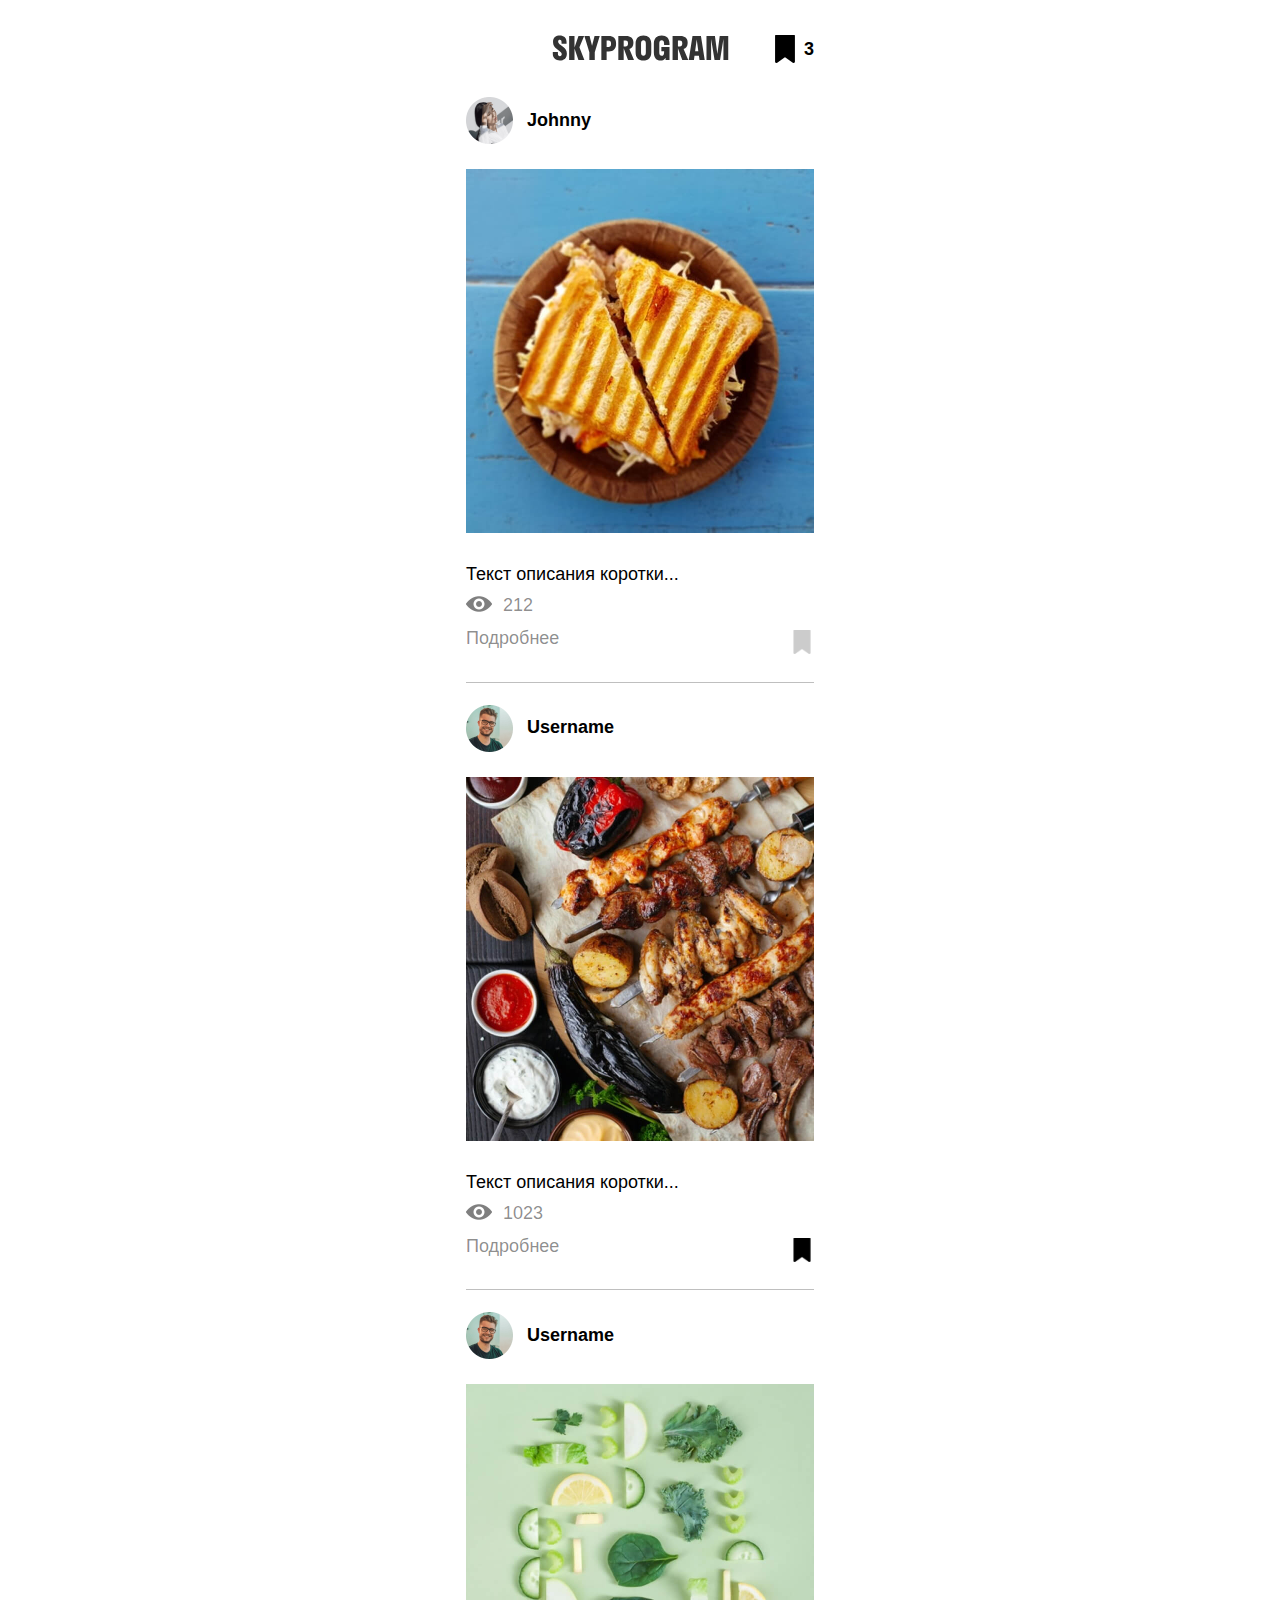
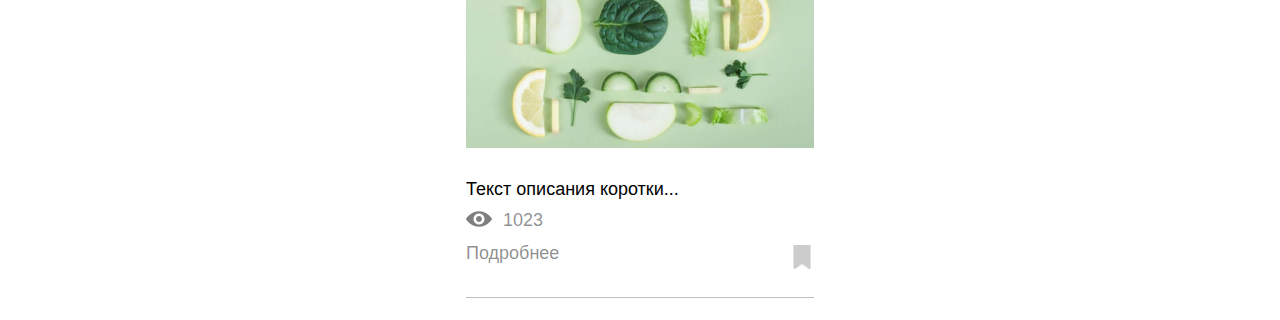
<file: index.html>
<!DOCTYPE html>
<html lang="ru">

<head>
  <meta charset="UTF-8">
  <meta name="viewport" content="width=device-width, initial-scale=1.0">
  <title>SKYPROGRAM</title>
  <link href="css/styles.min.css" rel="stylesheet">
</head>

<body>
  <header class="container header">
    <div class="header__wrapper">
      <a href="/" class="header__logo-link">
        <svg class="header__logo" width="177" height="26">
          <use xmlns:xlink="http://www.w3.org/1999/xlink" xlink:href="#skyprogram"></use>
        </svg>
      </a>
      <a href="/bookmarks.html" class="header__bookmark-btn">
        <img src="img/bookmark.png" alt="" class="header__bookmark-icon" width="28">
        <span class="header__bookmark-counter">3</span>
      </a>
    </div>
  </header>
  <main class="container">
    <section class="items">
      <div class="items__item item">
        <div class="item__top">
          <a href="/user-feed.html" class="item__head">
            <div class="item__ava-wrap">
              <img src="img/ava1.png" alt="" class="item__ava" width="47">
            </div>
            <span class="item__username">Johnny</span>
          </a>
        </div>
        <a href="/post.html" class="item__post-link">
          <img src="img/post1.jpg" alt="" width="348" class="item__post-img">
        </a>
        <p class="item__descr">Текст описания коротки...</p>
        <div class="item__post-info">
          <div class="item__counter">
            <img src="img/eye.png" alt="" class="item__counter-icon" width="26">
            <span class="item__counter-text">212</span>
          </div>
        </div>
        <div class="item__post-bottom">
          <a href="/post.html" class="item__btn-more">Подробнее</a>
          <button type="button" class="item__bookmark-btn">
            <img src="img/bookmark.png" alt="" class="item__bookmark-icon" width="24">
          </button>
        </div>
      </div>
      <div class="items__item item">
        <div class="item__top">
          <a href="/user-feed.html" class="item__head">
            <div class="item__ava-wrap">
              <img src="img/ava2.png" alt="" class="item__ava" width="47">
            </div>
            <span class="item__username">Username</span>
          </a>
        </div>
        <a href="/post.html" class="item__post-link">
          <img src="img/post2.jpg" alt="" width="348" class="item__post-img">
        </a>
        <p class="item__descr">Текст описания коротки...</p>
        <div class="item__post-info">
          <div class="item__counter">
            <img src="img/eye.png" alt="" class="item__counter-icon" width="26">
            <span class="item__counter-text">1023</span>
          </div>
        </div>
        <div class="item__post-bottom">
          <a href="/post.html" class="item__btn-more">Подробнее</a>
          <button type="button" class="item__bookmark-btn active">
            <img src="img/bookmark.png" alt="" class="item__bookmark-icon" width="24">
          </button>
        </div>
      </div>
      <div class="items__item item">
        <div class="item__top">
          <a href="/user-feed.html" class="item__head">
            <div class="item__ava-wrap">
              <img src="img/ava2.png" alt="" class="item__ava" width="47">
            </div>
            <span class="item__username">Username</span>
          </a>
        </div>
        <a href="/post.html" class="item__post-link">
          <img src="img/post3.jpg" alt="" width="348" class="item__post-img">
        </a>
        <p class="item__descr">Текст описания коротки...</p>
        <div class="item__post-info">
          <div class="item__counter">
            <img src="img/eye.png" alt="" class="item__counter-icon" width="26">
            <span class="item__counter-text">1023</span>
          </div>
        </div>
        <div class="item__post-bottom">
          <a href="/post.html" class="item__btn-more">Подробнее</a>
          <button type="button" class="item__bookmark-btn">
            <img src="img/bookmark.png" alt="" class="item__bookmark-icon" width="24">
          </button>
        </div>
      </div>
    </section>
  </main>
  <svg xmlns="http://www.w3.org/2000/svg" style="display:none">
    <symbol id="skyprogram" viewbox="0 0 177 26" fill="none" width="177" height="26">
      <path d="M1.024 6.952c0 3.264 1.44 5.184 3.52 6.752l2.56 1.952c1.664 1.28 2.624 2.016 2.624 3.648 0 1.152-.704 1.856-1.888 1.856-1.152 0-1.92-.896-1.92-2.304V17H.8v2.08c0 4.128 3.168 6.4 7.04 6.4s7.04-2.24 7.04-6.816c0-3.104-1.536-5.056-3.584-6.592L8.64 10.024C7.072 8.84 6.144 8.136 6.144 6.568c0-1.12.704-1.728 1.664-1.728 1.056 0 1.728.704 1.728 2.176V8.68h5.024V6.92c0-4.32-2.976-6.4-6.752-6.4-3.712 0-6.784 1.824-6.784 6.432ZM22.507 1h-5.376v24h5.376V13.544L26.411 25h5.952l-4.96-12.736L32.14 1h-5.664l-3.968 11.424V1Zm20.268 24v-7.84L47.735 1h-5.184l-2.496 9.76L37.559 1h-5.184l4.96 16.16V25h5.44Zm11.855 0v-8.48h2.208c4.416 0 7.232-2.528 7.232-7.2V8.04c0-4.608-2.816-7.04-7.232-7.04H49.35v24h5.28Zm1.952-19.52c1.536 0 2.432.768 2.432 2.88V9c0 2.176-.896 3.04-2.432 3.04H54.63V5.48h1.952ZM71.695 25V13.192L76.015 25h5.984l-4.64-11.104c2.432-.832 4.032-2.752 4.032-5.728V7.24c0-4.064-2.976-6.24-7.072-6.24h-8v24h5.376Zm1.888-19.52c1.504 0 2.432.704 2.432 2.688v.448c0 2.144-.928 3.008-2.432 3.008h-1.888V5.48h1.888Zm17.85 20c4.863 0 7.84-2.752 7.84-8.32V8.84c0-5.568-2.977-8.32-7.84-8.32-4.865 0-7.84 2.752-7.84 8.32v8.32c0 5.568 2.975 8.32 7.84 8.32Zm0-4.64c-1.505 0-2.4-.864-2.4-3.52V8.68c0-2.656.927-3.52 2.4-3.52 1.503 0 2.4.864 2.4 3.52v8.64c0 2.656-.897 3.52-2.4 3.52Zm17.066 4.64c2.272 0 4.032-.928 5.056-2.848V25h3.968V12.04h-8.16v4.32h2.72v1.12c0 2.464-.928 3.36-2.4 3.36-1.504 0-2.4-.896-2.4-3.52V8.68c0-2.656.928-3.52 2.4-3.52 1.504 0 2.4.864 2.4 3.52v1.344h5.44V8.84c0-5.568-2.976-8.32-7.84-8.32s-7.84 2.752-7.84 8.32v8.32c0 5.568 2.56 8.32 6.656 8.32Zm17.446-.48V13.192L130.265 25h5.984l-4.64-11.104c2.432-.832 4.032-2.752 4.032-5.728V7.24c0-4.064-2.976-6.24-7.072-6.24h-8v24h5.376Zm1.888-19.52c1.504 0 2.432.704 2.432 2.688v.448c0 2.144-.928 3.008-2.432 3.008h-1.888V5.48h1.888ZM140.499 1l-3.776 24h5.216l.576-4.32h4.416l.576 4.32h5.215l-3.775-24h-8.448Zm2.624 15.2 1.6-11.68 1.6 11.68h-3.2Zm24.92 8.8 3.392-21.024V25h4.8V1h-8.512l-2.368 18.08L162.923 1h-8.448v24h4.64V3.944L162.539 25h5.504Z" fill="#000" fill-opacity=".8" />
    </symbol>
  </svg>
</body>

</html>
</file>
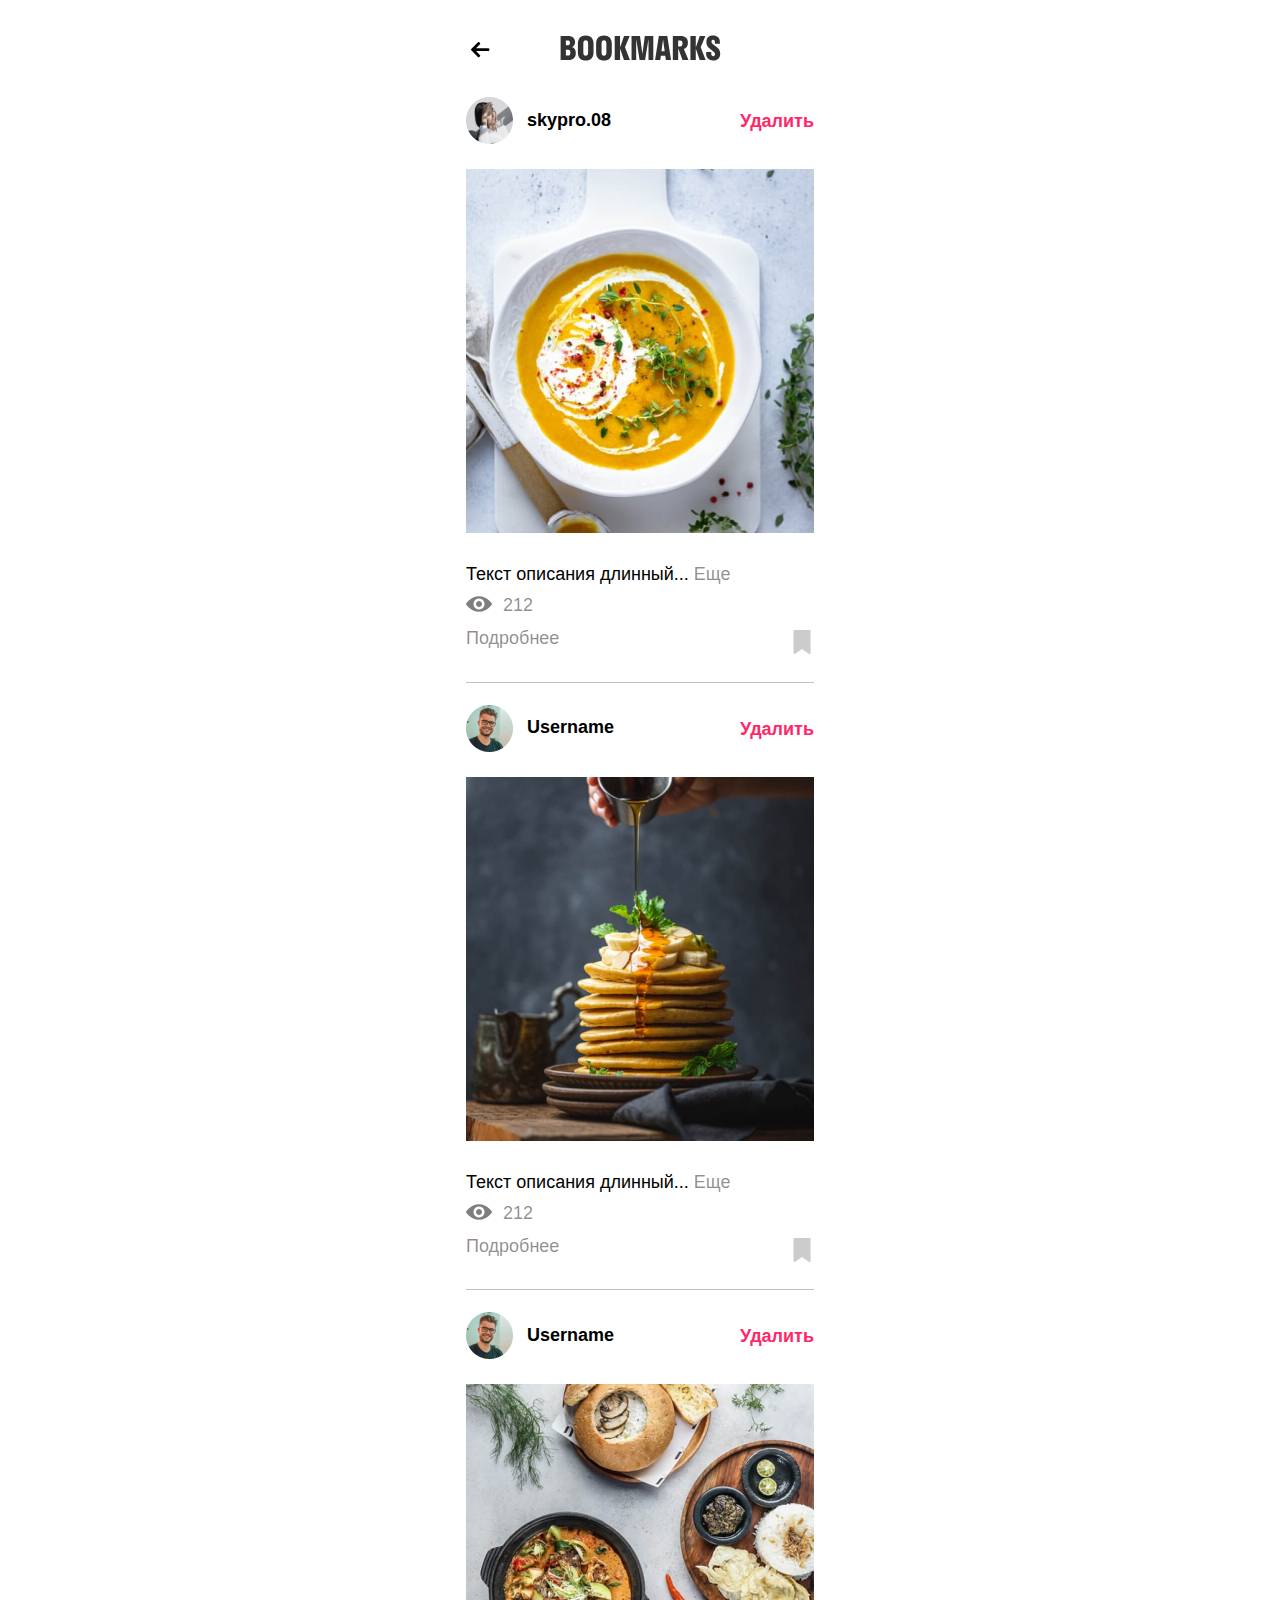
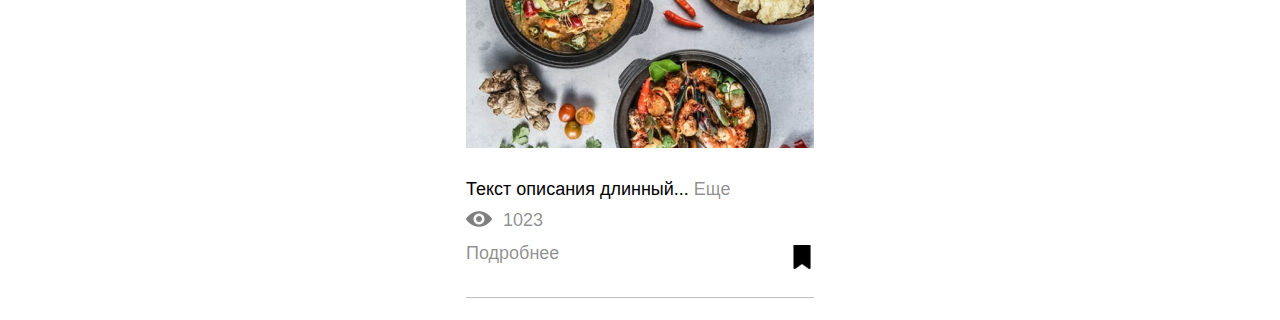
<file: bookmarks.html>
<!DOCTYPE html>
<html lang="ru">

<head>
  <meta charset="UTF-8">
  <meta name="viewport" content="width=device-width, initial-scale=1.0">
  <title>SKYPROGRAM bookmarks</title>
  <link href="css/styles.min.css" rel="stylesheet">
</head>

<body>
  <header class="container header">
    <div class="header__wrapper">
      <a href="/" class="header__btn-back">
        <svg class="header__btn-icon" width="19" height="16">
          <use xmlns:xlink="http://www.w3.org/1999/xlink" xlink:href="#back"></use>
        </svg>
      </a>
      <a href="/" class="header__logo-link">
        <svg class="header__logo" width="161" height="26">
          <use xmlns:xlink="http://www.w3.org/1999/xlink" xlink:href="#bookmarks"></use>
        </svg>
      </a>
    </div>
  </header>
  <main class="container">
    <section class="items">
      <div class="items__item item">
        <div class="item__top">
          <a href="/user-feed.html" class="item__head">
            <div class="item__ava-wrap">
              <img src="img/ava1.png" alt="" class="item__ava" width="47">
            </div>
            <span class="item__username">skypro.08</span>
          </a>
          <a href="#" class="item__delete">Удалить</a>
        </div>
        <a href="/post.html" class="item__post-link">
          <img src="img/post5.jpg" alt="" width="348" class="item__post-img">
        </a>
        <p class="item__descr">Текст описания длинный... <a href="/post.html" class="item__btn-more">Еще</a></p>
        <div class="item__post-info">
          <div class="item__counter">
            <img src="img/eye.png" alt="" class="item__counter-icon" width="26">
            <span class="item__counter-text">212</span>
          </div>
        </div>
        <div class="item__post-bottom">
          <a href="/post.html" class="item__btn-more">Подробнее</a>
          <button type="button" class="item__bookmark-btn">
            <img src="img/bookmark.png" alt="" class="item__bookmark-icon" width="24">
          </button>
        </div>
      </div>
      <div class="items__item item">
        <div class="item__top">
          <a href="/user-feed.html" class="item__head">
            <div class="item__ava-wrap">
              <img src="img/ava2.png" alt="" class="item__ava" width="47">
            </div>
            <span class="item__username">Username</span>
          </a>
          <a href="#" class="item__delete">Удалить</a>
        </div>
        <a href="/post.html" class="item__post-link">
          <img src="img/post6.jpg" alt="" width="348" class="item__post-img">
        </a>
        <p class="item__descr">Текст описания длинный... <a href="/post.html" class="item__btn-more">Еще</a></p>
        <div class="item__post-info">
          <div class="item__counter">
            <img src="img/eye.png" alt="" class="item__counter-icon" width="26">
            <span class="item__counter-text">212</span>
          </div>
        </div>
        <div class="item__post-bottom">
          <a href="/post.html" class="item__btn-more">Подробнее</a>
          <button type="button" class="item__bookmark-btn">
            <img src="img/bookmark.png" alt="" class="item__bookmark-icon" width="24">
          </button>
        </div>
      </div>
      <div class="items__item item">
        <div class="item__top">
          <a href="/user-feed.html" class="item__head">
            <div class="item__ava-wrap">
              <img src="img/ava2.png" alt="" class="item__ava" width="47">
            </div>
            <span class="item__username">Username</span>
          </a>
          <a href="#" class="item__delete">Удалить</a>
        </div>
        <a href="/post.html" class="item__post-link">
          <img src="img/post7.jpg" alt="" width="348" class="item__post-img">
        </a>
        <p class="item__descr">Текст описания длинный... <a href="/post.html" class="item__btn-more">Еще</a></p>
        <div class="item__post-info">
          <div class="item__counter">
            <img src="img/eye.png" alt="" class="item__counter-icon" width="26">
            <span class="item__counter-text">1023</span>
          </div>
        </div>
        <div class="item__post-bottom">
          <a href="/post.html" class="item__btn-more">Подробнее</a>
          <button type="button" class="item__bookmark-btn active">
            <img src="img/bookmark.png" alt="" class="item__bookmark-icon" width="24">
          </button>
        </div>
      </div>
    </section>
  </main>
  <svg xmlns="http://www.w3.org/2000/svg" style="display:none">
    <symbol id="back" viewbox="0 0 19 16" fill="none" width="19" height="16">
      <path d="m17.34 6.19.028.006H5.074L8.94 2.322c.19-.189.293-.445.293-.714 0-.269-.104-.523-.293-.713L8.338.294A.997.997 0 0 0 7.628 0a.997.997 0 0 0-.71.293L.293 6.917A.995.995 0 0 0 0 7.63c0 .27.103.524.293.713l6.625 6.625c.189.189.441.293.71.293.269 0 .52-.104.71-.293l.601-.602a.995.995 0 0 0 .293-.71.965.965 0 0 0-.293-.696L5.031 9.064h12.322c.554 0 1.02-.477 1.02-1.03v-.851c0-.554-.48-.994-1.033-.994Z" fill="#000" />
    </symbol>
    <symbol id="bookmarks" viewbox="0 0 161 26" fill="none" width="161" height="26">
      <path d="M0.6 25H8.856C12.984 25 15.8 22.6 15.8 18.216V17.576C15.8 14.824 14.328 12.936 12.088 12.04C13.912 11.208 15.064 9.672 15.064 7.336V7.016C15.064 3.08 12.248 0.999998 8.152 0.999998H0.6V25ZM7.64 5.48C9.144 5.48 9.944 6.056 9.944 7.56V7.88C9.944 9.576 9.144 10.28 7.64 10.28H5.88V5.48H7.64ZM8.056 14.76C9.528 14.76 10.36 15.464 10.36 17.384V17.704C10.36 19.688 9.528 20.52 8.056 20.52H5.88V14.76H8.056ZM25.7138 25.48C30.5778 25.48 33.5538 22.728 33.5538 17.16V8.84C33.5538 3.272 30.5778 0.519999 25.7138 0.519999C20.8498 0.519999 17.8738 3.272 17.8738 8.84V17.16C17.8738 22.728 20.8498 25.48 25.7138 25.48ZM25.7138 20.84C24.2098 20.84 23.3138 19.976 23.3138 17.32V8.68C23.3138 6.024 24.2418 5.16 25.7138 5.16C27.2178 5.16 28.1138 6.024 28.1138 8.68V17.32C28.1138 19.976 27.2178 20.84 25.7138 20.84ZM43.9638 25.48C48.8278 25.48 51.8038 22.728 51.8038 17.16V8.84C51.8038 3.272 48.8278 0.519999 43.9638 0.519999C39.0998 0.519999 36.1238 3.272 36.1238 8.84V17.16C36.1238 22.728 39.0998 25.48 43.9638 25.48ZM43.9638 20.84C42.4598 20.84 41.5638 19.976 41.5638 17.32V8.68C41.5638 6.024 42.4918 5.16 43.9638 5.16C45.4678 5.16 46.3638 6.024 46.3638 8.68V17.32C46.3638 19.976 45.4678 20.84 43.9638 20.84ZM60.0698 0.999998H54.6938V25H60.0698V13.544L63.9738 25H69.9258L64.9658 12.264L69.7018 0.999998H64.0378L60.0698 12.424V0.999998ZM85.1055 25L88.4975 3.976V25H93.2975V0.999998H84.7855L82.4175 19.08L79.9855 0.999998H71.5375V25H76.1775V3.944L79.6015 25H85.1055ZM98.8423 0.999998L95.0663 25H100.282L100.858 20.68H105.274L105.85 25H111.066L107.29 0.999998H98.8423ZM101.466 16.2L103.066 4.52L104.666 16.2H101.466ZM118.195 25V13.192L122.515 25H128.499L123.859 13.896C126.291 13.064 127.891 11.144 127.891 8.168V7.24C127.891 3.176 124.915 0.999998 120.819 0.999998H112.819V25H118.195ZM120.083 5.48C121.587 5.48 122.515 6.184 122.515 8.168V8.616C122.515 10.76 121.587 11.624 120.083 11.624H118.195V5.48H120.083ZM135.789 0.999998H130.413V25H135.789V13.544L139.693 25H145.645L140.685 12.264L145.421 0.999998H139.757L135.789 12.424V0.999998ZM146.368 6.952C146.368 10.216 147.808 12.136 149.888 13.704L152.448 15.656C154.112 16.936 155.072 17.672 155.072 19.304C155.072 20.456 154.368 21.16 153.184 21.16C152.032 21.16 151.264 20.264 151.264 18.856V17H146.144V19.08C146.144 23.208 149.312 25.48 153.184 25.48C157.056 25.48 160.224 23.24 160.224 18.664C160.224 15.56 158.688 13.608 156.64 12.072L153.984 10.024C152.416 8.84 151.488 8.136 151.488 6.568C151.488 5.448 152.192 4.84 153.152 4.84C154.208 4.84 154.88 5.544 154.88 7.016V8.68H159.904V6.92C159.904 2.6 156.928 0.519999 153.152 0.519999C149.44 0.519999 146.368 2.344 146.368 6.952Z" fill="black" fill-opacity="0.8" />
    </symbol>
  </svg>
</body>

</html>
</file>
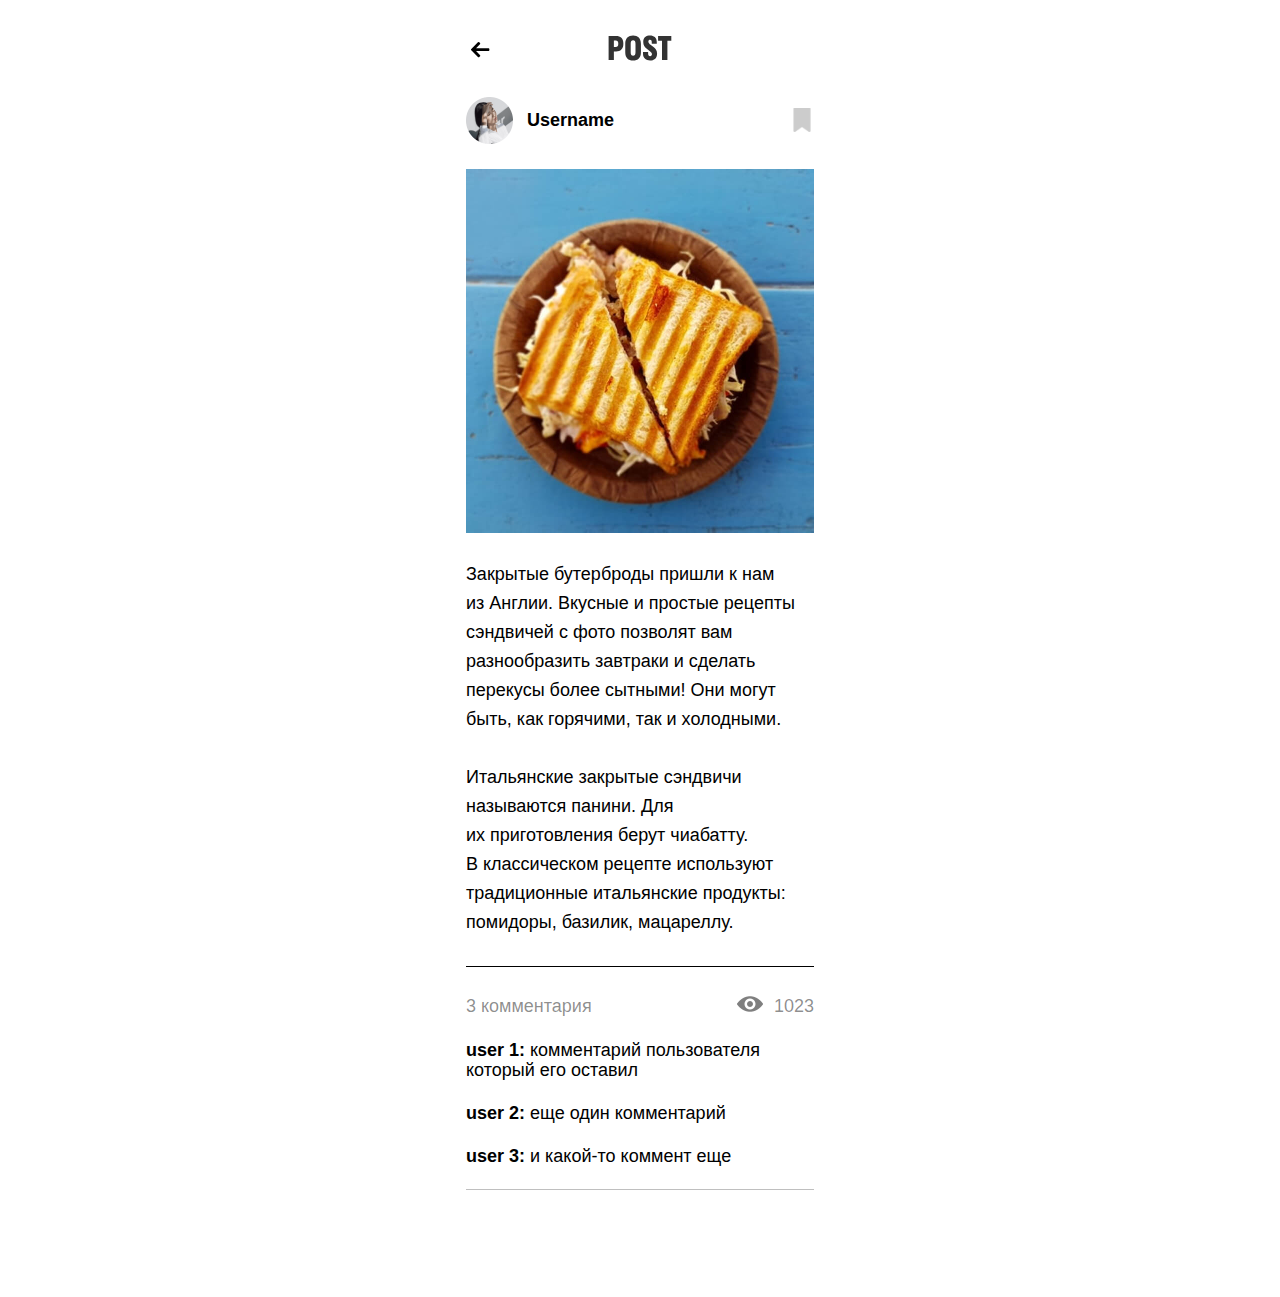
<file: post.html>
<!DOCTYPE html>
<html lang="ru">

<head>
  <meta charset="UTF-8">
  <meta name="viewport" content="width=device-width, initial-scale=1.0">
  <title>SKYPROGRAM post</title>
  <link href="css/styles.min.css" rel="stylesheet">
</head>

<body>
  <header class="container header">
    <div class="header__wrapper">
      <a href="/" class="header__btn-back">
        <svg class="header__btn-icon" width="19" height="16">
          <use xmlns:xlink="http://www.w3.org/1999/xlink" xlink:href="#back"></use>
        </svg>
      </a>
      <a href="/" class="header__logo-link">
        <svg class="header__logo" width="64" height="26">
          <use xmlns:xlink="http://www.w3.org/1999/xlink" xlink:href="#post"></use>
        </svg>
      </a>
    </div>
  </header>
  <main class="container">
    <section class="items">
      <div class="items__item item item--post">
        <div class="item__top">
          <a href="/user-feed.html" class="item__head">
            <div class="item__ava-wrap">
              <img src="img/ava1.png" alt="" class="item__ava" width="47">
            </div>
            <span class="item__username">Username</span>
          </a>
          <button type="button" class="item__bookmark-btn">
            <img src="img/bookmark.png" alt="" class="item__bookmark-icon" width="24">
          </button>
        </div>
        <a href="" class="item__post-link">
          <img src="img/post1.jpg" alt="" width="348" class="item__post-img">
        </a>
        <div class="item__descr">
          <p class="item__text">
            Закрытые бутерброды пришли к&nbsp;нам из&nbsp;Англии. Вкусные и&nbsp;простые рецепты сэндвичей с&nbsp;фото позволят вам разнообразить завтраки и&nbsp;сделать перекусы более сытными! Они могут быть, как горячими, так и&nbsp;холодными.
          </p>
          <p class="item__text">
            Итальянские закрытые сэндвичи называются панини. Для их&nbsp;приготовления берут чиабатту. В&nbsp;классическом рецепте используют традиционные итальянские продукты: помидоры, базилик, мацареллу.</p>
        </div>
        <div class="item__bottom">
          <div class="item__post-info">
            <p class="item__comments-counter">3 комментария</p>
            <div class="item__counter">
              <img src="img/eye.png" alt="" class="item__counter-icon" width="26">
              <span class="item__counter-text">1023</span>
            </div>
          </div>
          <div class="item__comments">
            <p class="item__comment">
              <b>user 1:</b> комментарий пользователя который его оставил
            </p>
            <p class="item__comment">
              <b>user 2:</b> еще один комментарий
            </p>
            <p class="item__comment">
              <b>user 3:</b> и&nbsp;какой-то коммент еще
            </p>
          </div>
        </div>
      </div>
    </section>
  </main>
  <svg xmlns="http://www.w3.org/2000/svg" style="display:none">
    <symbol id="back" viewbox="0 0 19 16" fill="none" width="19" height="16">
      <path d="m17.34 6.19.028.006H5.074L8.94 2.322c.19-.189.293-.445.293-.714 0-.269-.104-.523-.293-.713L8.338.294A.997.997 0 0 0 7.628 0a.997.997 0 0 0-.71.293L.293 6.917A.995.995 0 0 0 0 7.63c0 .27.103.524.293.713l6.625 6.625c.189.189.441.293.71.293.269 0 .52-.104.71-.293l.601-.602a.995.995 0 0 0 .293-.71.965.965 0 0 0-.293-.696L5.031 9.064h12.322c.554 0 1.02-.477 1.02-1.03v-.851c0-.554-.48-.994-1.033-.994Z" fill="#000" />
    </symbol>
    <symbol id="post" viewbox="0 0 64 26" fill="none" width="64" height="26">
      <path d="M5.88 25v-8.48h2.208c4.416 0 7.232-2.528 7.232-7.2V8.04C15.32 3.432 12.504 1 8.088 1H.6v24h5.28ZM7.832 5.48c1.536 0 2.432.768 2.432 2.88V9c0 2.176-.896 3.04-2.432 3.04H5.88V5.48h1.952Zm17.257 20c4.864 0 7.84-2.752 7.84-8.32V8.84c0-5.568-2.976-8.32-7.84-8.32s-7.84 2.752-7.84 8.32v8.32c0 5.568 2.976 8.32 7.84 8.32Zm0-4.64c-1.504 0-2.4-.864-2.4-3.52V8.68c0-2.656.928-3.52 2.4-3.52 1.504 0 2.4.864 2.4 3.52v8.64c0 2.656-.896 3.52-2.4 3.52ZM35.243 6.952c0 3.264 1.44 5.184 3.52 6.752l2.56 1.952c1.664 1.28 2.624 2.016 2.624 3.648 0 1.152-.704 1.856-1.888 1.856-1.152 0-1.92-.896-1.92-2.304V17h-5.12v2.08c0 4.128 3.168 6.4 7.04 6.4s7.04-2.24 7.04-6.816c0-3.104-1.536-5.056-3.584-6.592l-2.656-2.048c-1.568-1.184-2.496-1.888-2.496-3.456 0-1.12.704-1.728 1.664-1.728 1.056 0 1.728.704 1.728 2.176V8.68h5.024V6.92c0-4.32-2.976-6.4-6.752-6.4-3.712 0-6.784 1.824-6.784 6.432ZM59.414 25V5.64h3.904V1H50.07v4.64h3.904V25h5.44Z" fill="#000" fill-opacity=".8" />
    </symbol>
  </svg>
</body>

</html>
</file>
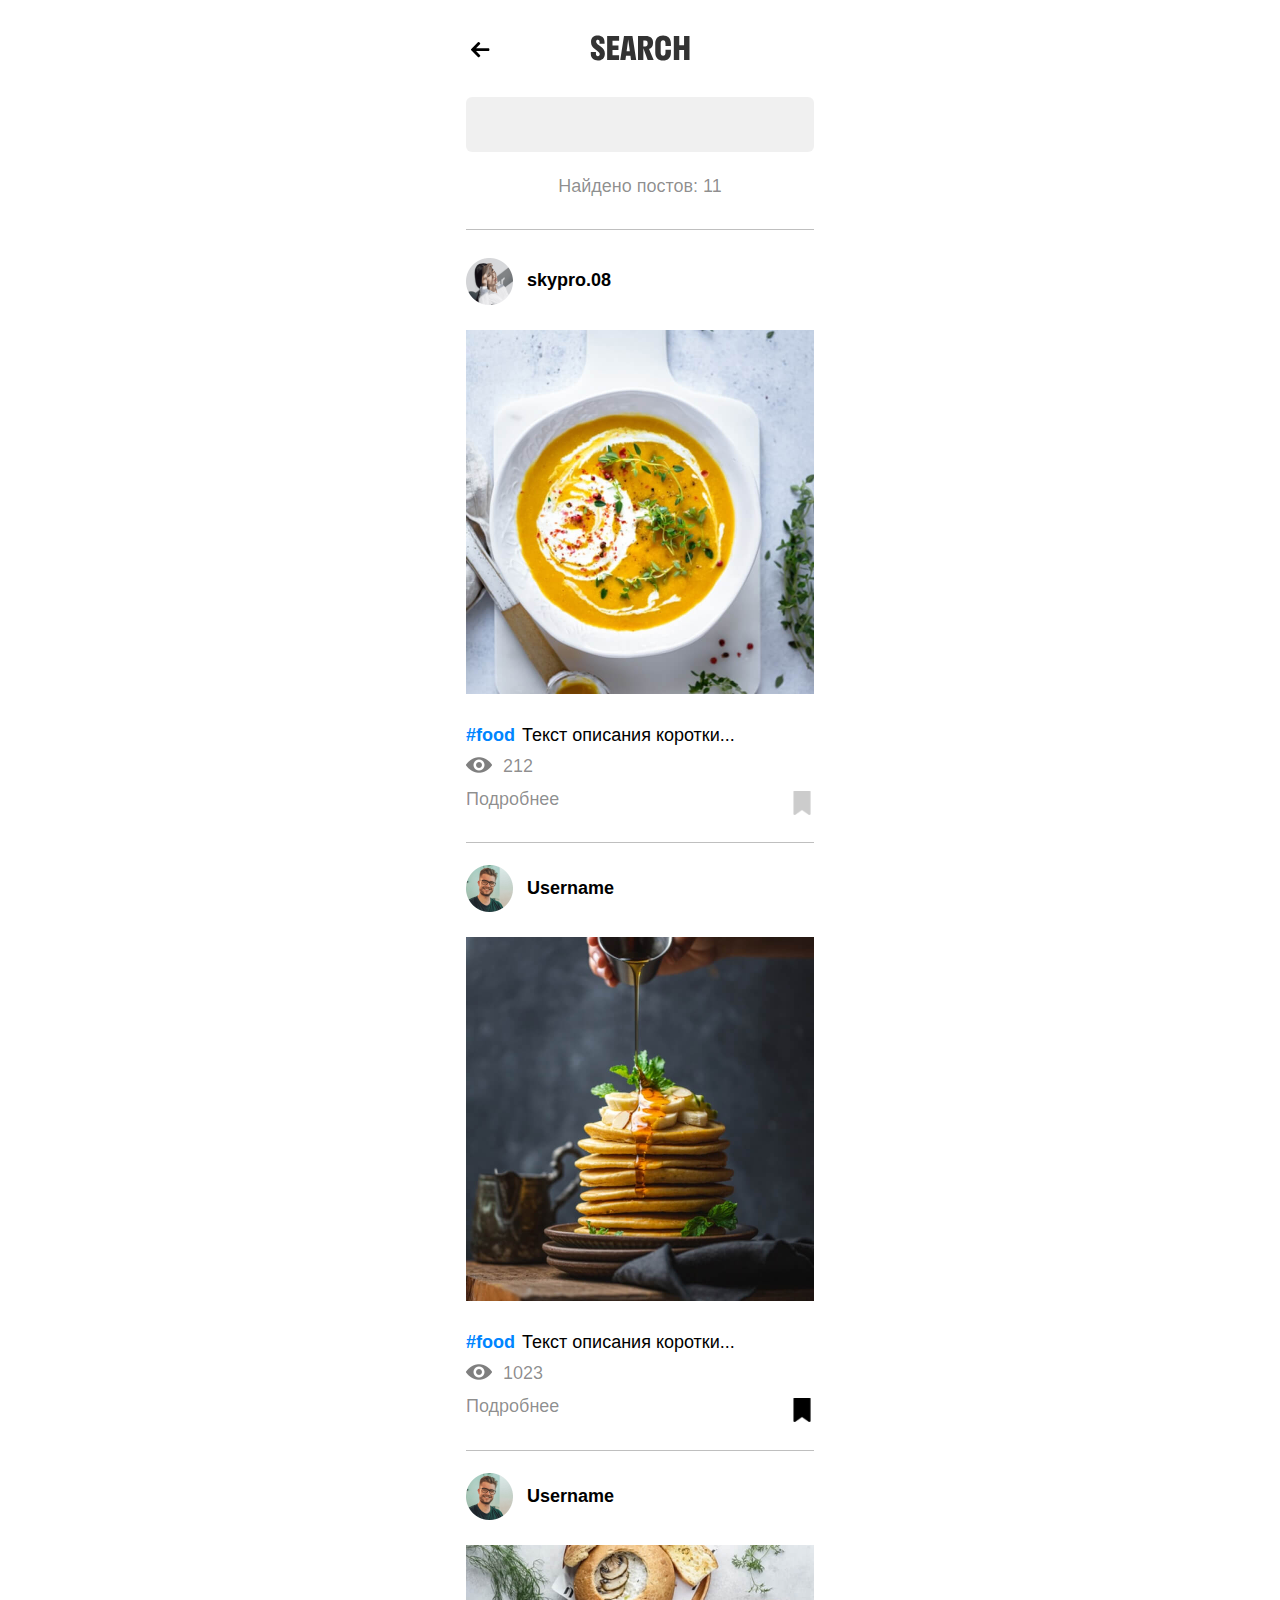
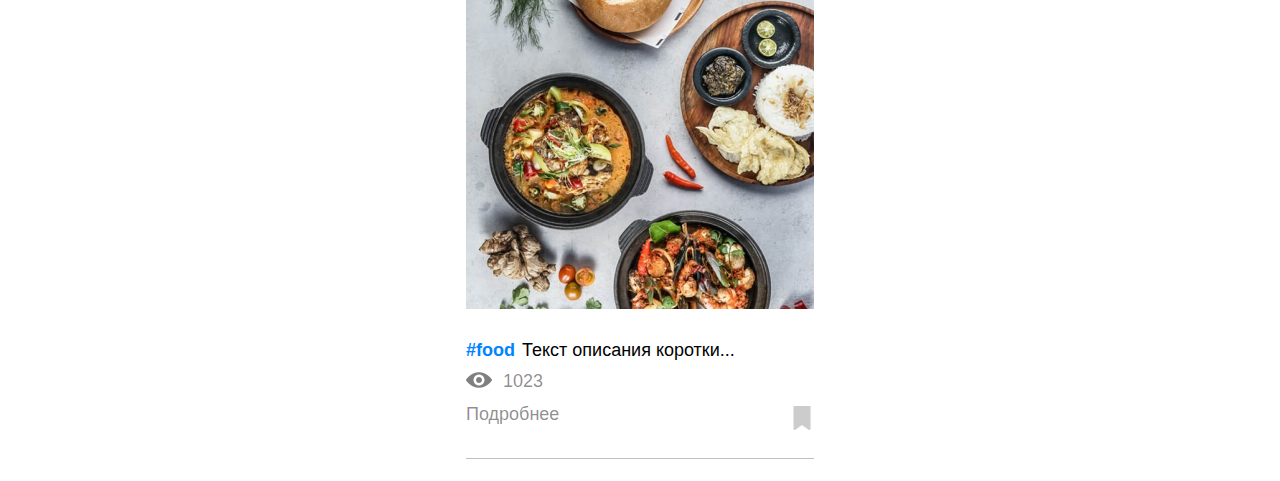
<file: search.html>
<!DOCTYPE html>
<html lang="ru">

<head>
  <meta charset="UTF-8">
  <meta name="viewport" content="width=device-width, initial-scale=1.0">
  <title>SKYPROGRAM search</title>
  <link href="css/styles.min.css" rel="stylesheet">
</head>

<body>
  <header class="container header">
    <div class="header__wrapper">
      <a href="/" class="header__btn-back">
        <svg class="header__btn-icon" width="19" height="16">
          <use xmlns:xlink="http://www.w3.org/1999/xlink" xlink:href="#back"></use>
        </svg>
      </a>
      <a href="/" class="header__logo-link">
        <svg class="header__logo" width="100" height="26">
          <use xmlns:xlink="http://www.w3.org/1999/xlink" xlink:href="#search"></use>
        </svg>
      </a>
    </div>
  </header>
  <main class="container">
    <div class="search">
      <form action="/" class="search__form">
        <input type="search" class="search__input">
      </form>
      <p class="search__results">Найдено постов: 11</p>
    </div>
    <section class="items">
      <div class="items__item item">
        <div class="item__top">
          <a href="/user-feed.html" class="item__head">
            <div class="item__ava-wrap">
              <img src="img/ava1.png" alt="" class="item__ava" width="47">
            </div>
            <span class="item__username">skypro.08</span>
          </a>
        </div>
        <a href="/post.html" class="item__post-link">
          <img src="img/post5.jpg" alt="" width="348" class="item__post-img">
        </a>
        <p class="item__descr"><a href="/tag.html" class="item__tag">#food</a> Текст описания коротки...</p>
        <div class="item__post-info">
          <div class="item__counter">
            <img src="img/eye.png" alt="" class="item__counter-icon" width="26">
            <span class="item__counter-text">212</span>
          </div>
        </div>
        <div class="item__post-bottom">
          <a href="/post.html" class="item__btn-more">Подробнее</a>
          <button type="button" class="item__bookmark-btn">
            <img src="img/bookmark.png" alt="" class="item__bookmark-icon" width="24">
          </button>
        </div>
      </div>
      <div class="items__item item">
        <div class="item__top">
          <a href="/user-feed.html" class="item__head">
            <div class="item__ava-wrap">
              <img src="img/ava2.png" alt="" class="item__ava" width="47">
            </div>
            <span class="item__username">Username</span>
          </a>
        </div>
        <a href="/post.html" class="item__post-link">
          <img src="img/post6.jpg" alt="" width="348" class="item__post-img">
        </a>
        <p class="item__descr"><a href="/tag.html" class="item__tag">#food</a> Текст описания коротки...</p>
        <div class="item__post-info">
          <div class="item__counter">
            <img src="img/eye.png" alt="" class="item__counter-icon" width="26">
            <span class="item__counter-text">1023</span>
          </div>
        </div>
        <div class="item__post-bottom">
          <a href="/post.html" class="item__btn-more">Подробнее</a>
          <button type="button" class="item__bookmark-btn active">
            <img src="img/bookmark.png" alt="" class="item__bookmark-icon" width="24">
          </button>
        </div>
      </div>
      <div class="items__item item">
        <div class="item__top">
          <a href="/user-feed.html" class="item__head">
            <div class="item__ava-wrap">
              <img src="img/ava2.png" alt="" class="item__ava" width="47">
            </div>
            <span class="item__username">Username</span>
          </a>
        </div>
        <a href="/post.html" class="item__post-link">
          <img src="img/post7.jpg" alt="" width="348" class="item__post-img">
        </a>
        <p class="item__descr"><a href="/tag.html" class="item__tag">#food</a> Текст описания коротки...</p>
        <div class="item__post-info">
          <div class="item__counter">
            <img src="img/eye.png" alt="" class="item__counter-icon" width="26">
            <span class="item__counter-text">1023</span>
          </div>
        </div>
        <div class="item__post-bottom">
          <a href="/post.html" class="item__btn-more">Подробнее</a>
          <button type="button" class="item__bookmark-btn">
            <img src="img/bookmark.png" alt="" class="item__bookmark-icon" width="24">
          </button>
        </div>
      </div>
    </section>
  </main>
  <svg xmlns="http://www.w3.org/2000/svg" style="display:none">
    <symbol id="back" viewbox="0 0 19 16" fill="none" width="19" height="16">
      <path d="m17.34 6.19.028.006H5.074L8.94 2.322c.19-.189.293-.445.293-.714 0-.269-.104-.523-.293-.713L8.338.294A.997.997 0 0 0 7.628 0a.997.997 0 0 0-.71.293L.293 6.917A.995.995 0 0 0 0 7.63c0 .27.103.524.293.713l6.625 6.625c.189.189.441.293.71.293.269 0 .52-.104.71-.293l.601-.602a.995.995 0 0 0 .293-.71.965.965 0 0 0-.293-.696L5.031 9.064h12.322c.554 0 1.02-.477 1.02-1.03v-.851c0-.554-.48-.994-1.033-.994Z" fill="#000" />
    </symbol>
    <symbol id="search" viewbox="0 0 100 26" fill="none" width="100" height="26">
      <path d="M1.024 6.952c0 3.264 1.44 5.184 3.52 6.752l2.56 1.952c1.664 1.28 2.624 2.016 2.624 3.648 0 1.152-.704 1.856-1.888 1.856-1.152 0-1.92-.896-1.92-2.304V17H.8v2.08c0 4.128 3.168 6.4 7.04 6.4s7.04-2.24 7.04-6.816c0-3.104-1.536-5.056-3.584-6.592L8.64 10.024C7.072 8.84 6.144 8.136 6.144 6.568c0-1.12.704-1.728 1.664-1.728 1.056 0 1.728.704 1.728 2.176V8.68h5.024V6.92c0-4.32-2.976-6.4-6.752-6.4-3.712 0-6.784 1.824-6.784 6.432ZM29.099 20.36h-6.592v-5.28h5.952v-4.64h-5.952v-4.8H29.1V1H17.131v24H29.1v-4.64ZM34 1l-3.777 24h5.216l.576-4.32h4.416l.577 4.32h5.215L42.447 1H34Zm2.623 15.2 1.6-11.68 1.6 11.68h-3.2ZM53.352 25V13.192L57.671 25h5.984l-4.64-11.104c2.432-.832 4.032-2.752 4.032-5.728V7.24c0-4.064-2.976-6.24-7.072-6.24h-8v24h5.376Zm1.888-19.52c1.504 0 2.432.704 2.432 2.688v.448c0 2.144-.928 3.008-2.432 3.008h-1.888V5.48h1.888Zm20.25 9.28v2.56c0 2.624-.896 3.52-2.4 3.52s-2.4-.896-2.4-3.52V8.68c0-2.656.928-3.52 2.4-3.52 1.504 0 2.4.864 2.4 3.52v2.24h5.44V8.84c0-5.568-2.976-8.32-7.84-8.32s-7.84 2.752-7.84 8.32v8.32c0 5.568 2.976 8.32 7.84 8.32s7.84-2.752 7.84-8.32v-2.4h-5.44ZM89.259 25v-9.984h4.8V25h5.44V1h-5.44v9.344h-4.8V1h-5.44v24h5.44Z" fill="#000" fill-opacity=".8" />
    </symbol>
  </svg>
</body>

</html>
</file>
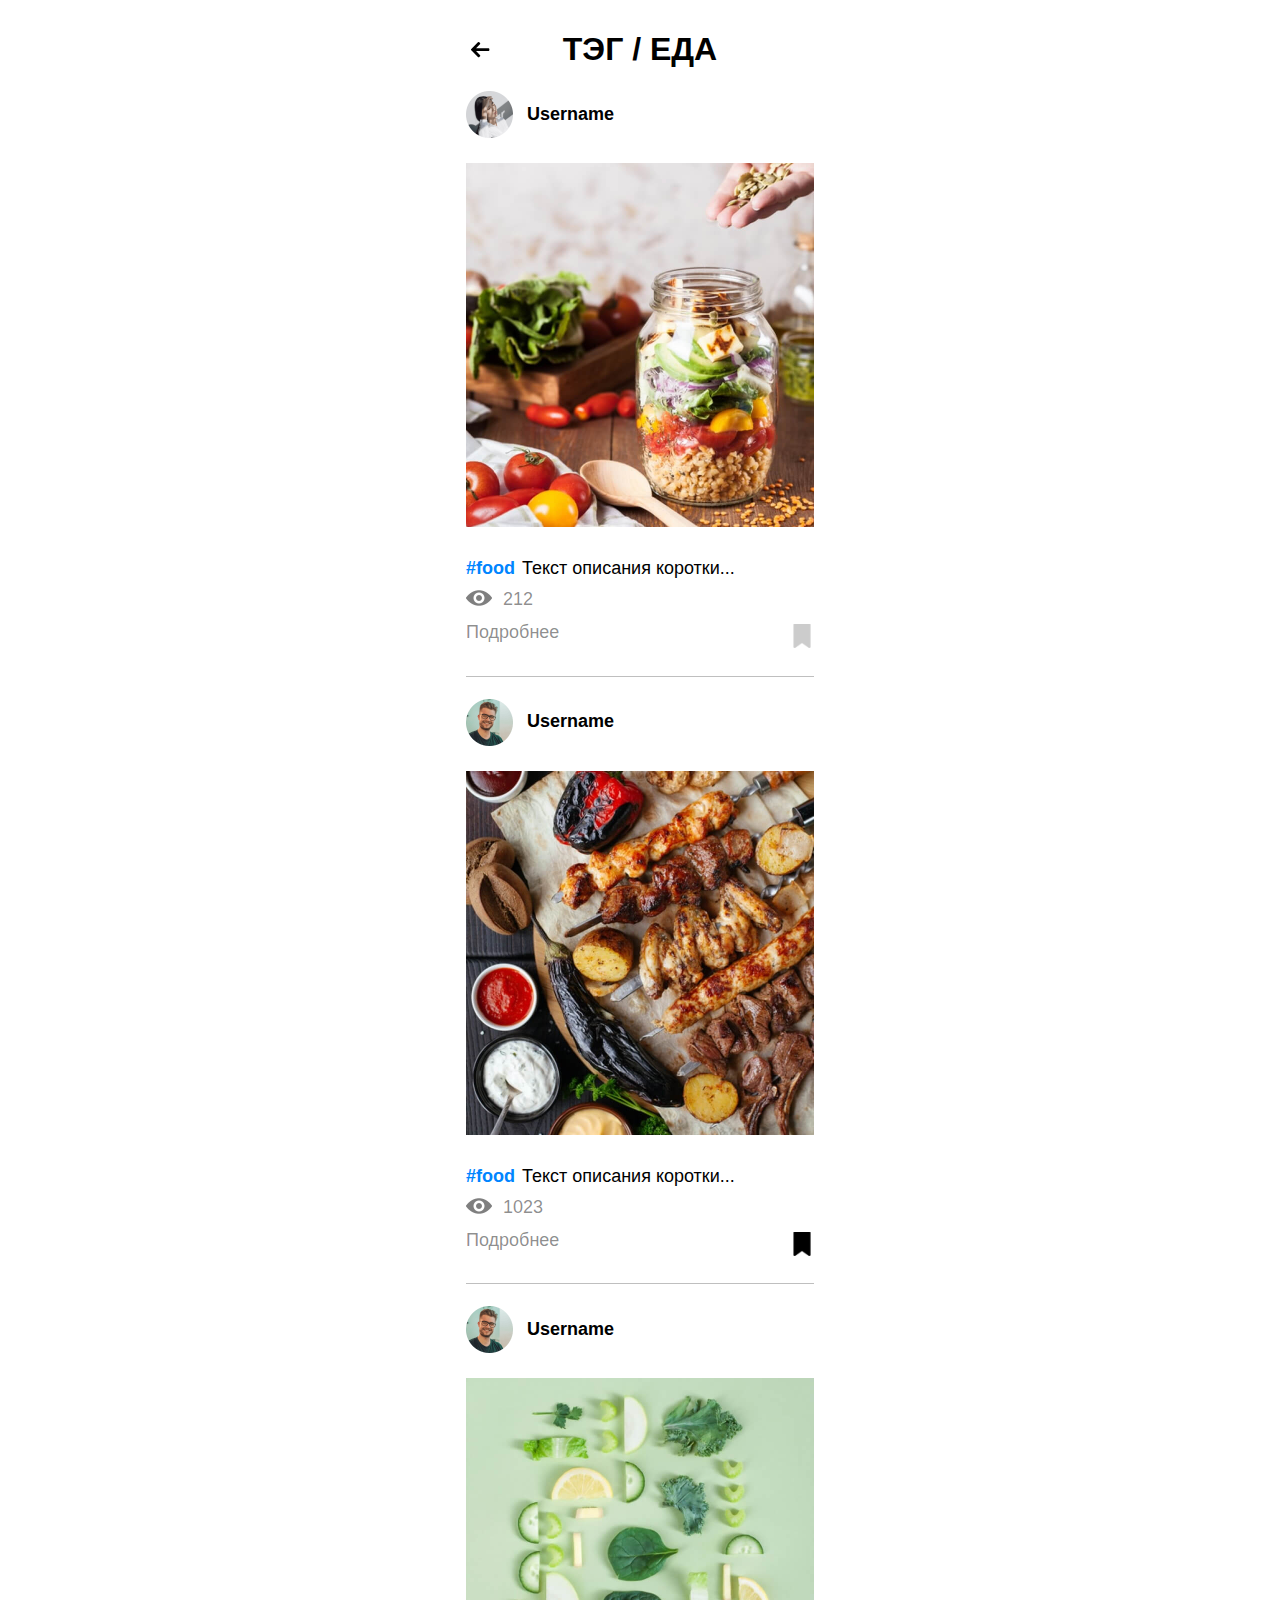
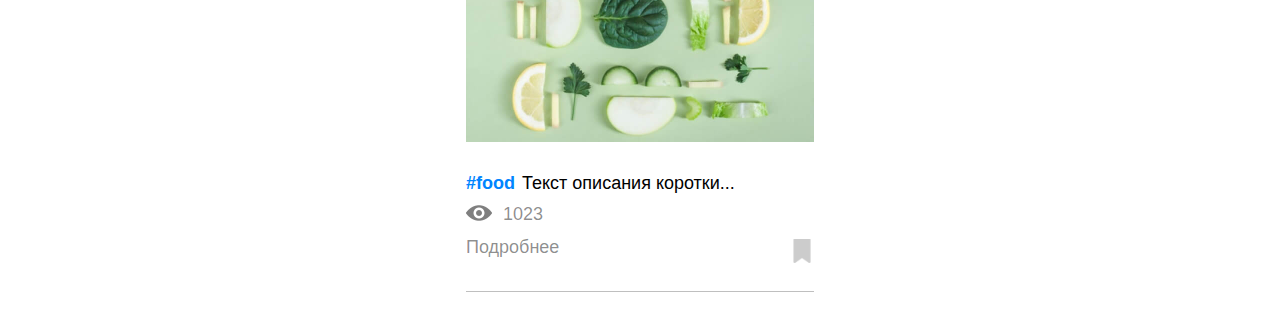
<file: tag.html>
<!DOCTYPE html>
<html lang="ru">

<head>
  <meta charset="UTF-8">
  <meta name="viewport" content="width=device-width, initial-scale=1.0">
  <title>SKYPROGRAM tag</title>
  <link href="css/styles.min.css" rel="stylesheet">
</head>

<body>
  <header class="container header">
    <div class="header__wrapper">
      <a href="/" class="header__btn-back">
        <svg class="header__btn-icon" width="19" height="16">
          <use xmlns:xlink="http://www.w3.org/1999/xlink" xlink:href="#back"></use>
        </svg>
      </a>
      <a href="#" class="header__nosvg">
        ТЭГ / ЕДА
      </a>
    </div>
  </header>
  <main class="container">
    <section class="items">
      <div class="items__item item">
        <div class="item__top">
          <a href="/user-feed.html" class="item__head">
            <div class="item__ava-wrap">
              <img src="img/ava1.png" alt="" class="item__ava" width="47">
            </div>
            <span class="item__username">Username</span>
          </a>
        </div>
        <a href="/post.html" class="item__post-link">
          <img src="img/post4.jpg" alt="" width="348" class="item__post-img">
        </a>
        <p class="item__descr"><a href="/tag.html" class="item__tag">#food</a> Текст описания коротки...</p>
        <div class="item__post-info">
          <div class="item__counter">
            <img src="img/eye.png" alt="" class="item__counter-icon" width="26">
            <span class="item__counter-text">212</span>
          </div>
        </div>
        <div class="item__post-bottom">
          <a href="/post.html" class="item__btn-more">Подробнее</a>
          <button type="button" class="item__bookmark-btn">
            <img src="img/bookmark.png" alt="" class="item__bookmark-icon" width="24">
          </button>
        </div>
      </div>
      <div class="items__item item">
        <div class="item__top">
          <a href="/user-feed.html" class="item__head">
            <div class="item__ava-wrap">
              <img src="img/ava2.png" alt="" class="item__ava" width="47">
            </div>
            <span class="item__username">Username</span>
          </a>
        </div>
        <a href="/post.html" class="item__post-link">
          <img src="img/post2.jpg" alt="" width="348" class="item__post-img">
        </a>
        <p class="item__descr"><a href="/tag.html" class="item__tag">#food</a> Текст описания коротки...</p>
        <div class="item__post-info">
          <div class="item__counter">
            <img src="img/eye.png" alt="" class="item__counter-icon" width="26">
            <span class="item__counter-text">1023</span>
          </div>
        </div>
        <div class="item__post-bottom">
          <a href="/post.html" class="item__btn-more">Подробнее</a>
          <button type="button" class="item__bookmark-btn active">
            <img src="img/bookmark.png" alt="" class="item__bookmark-icon" width="24">
          </button>
        </div>
      </div>
      <div class="items__item item">
        <div class="item__top">
          <a href="/user-feed.html" class="item__head">
            <div class="item__ava-wrap">
              <img src="img/ava2.png" alt="" class="item__ava" width="47">
            </div>
            <span class="item__username">Username</span>
          </a>
        </div>
        <a href="/post.html" class="item__post-link">
          <img src="img/post3.jpg" alt="" width="348" class="item__post-img">
        </a>
        <p class="item__descr"><a href="/tag.html" class="item__tag">#food</a> Текст описания коротки...</p>
        <div class="item__post-info">
          <div class="item__counter">
            <img src="img/eye.png" alt="" class="item__counter-icon" width="26">
            <span class="item__counter-text">1023</span>
          </div>
        </div>
        <div class="item__post-bottom">
          <a href="/post.html" class="item__btn-more">Подробнее</a>
          <button type="button" class="item__bookmark-btn">
            <img src="img/bookmark.png" alt="" class="item__bookmark-icon" width="24">
          </button>
        </div>
      </div>
    </section>
  </main>
  <svg xmlns="http://www.w3.org/2000/svg" style="display:none">
    <symbol id="back" viewbox="0 0 19 16" fill="none" width="19" height="16">
      <path d="m17.34 6.19.028.006H5.074L8.94 2.322c.19-.189.293-.445.293-.714 0-.269-.104-.523-.293-.713L8.338.294A.997.997 0 0 0 7.628 0a.997.997 0 0 0-.71.293L.293 6.917A.995.995 0 0 0 0 7.63c0 .27.103.524.293.713l6.625 6.625c.189.189.441.293.71.293.269 0 .52-.104.71-.293l.601-.602a.995.995 0 0 0 .293-.71.965.965 0 0 0-.293-.696L5.031 9.064h12.322c.554 0 1.02-.477 1.02-1.03v-.851c0-.554-.48-.994-1.033-.994Z" fill="#000" />
    </symbol>
    <symbol id="tag" viewbox="0 0 144 26" fill="none" width="144" height="26">
      <path d="M9.664 25V5.64h3.904V1H.32v4.64h3.904V25h5.44Zm7.178-24-3.776 24h5.216l.576-4.32h4.416L23.85 25h5.216L25.29 1h-8.448Zm2.624 15.2 1.6-11.68 1.6 11.68h-3.2Zm17.532 9.28c2.273 0 4.033-.928 5.056-2.848V25h3.968V12.04h-8.16v4.32h2.72v1.12c0 2.464-.928 3.36-2.4 3.36-1.504 0-2.4-.896-2.4-3.52V8.68c0-2.656.929-3.52 2.4-3.52 1.505 0 2.4.864 2.4 3.52v1.344h5.44V8.84c0-5.568-2.975-8.32-7.84-8.32-4.864 0-7.84 2.752-7.84 8.32v8.32c0 5.568 2.56 8.32 6.657 8.32ZM59.58 25l8-24h-3.84l-8 24h3.84Zm23.24 0v-9.28h5.472v-4.64H82.82V5.64h6.272V1H77.444v24h5.376Zm16.019.48c4.864 0 7.84-2.752 7.84-8.32V8.84c0-5.568-2.976-8.32-7.84-8.32s-7.84 2.752-7.84 8.32v8.32c0 5.568 2.976 8.32 7.84 8.32Zm0-4.64c-1.504 0-2.4-.864-2.4-3.52V8.68c0-2.656.928-3.52 2.4-3.52 1.504 0 2.4.864 2.4 3.52v8.64c0 2.656-.896 3.52-2.4 3.52Zm18.25 4.64c4.864 0 7.84-2.752 7.84-8.32V8.84c0-5.568-2.976-8.32-7.84-8.32s-7.84 2.752-7.84 8.32v8.32c0 5.568 2.976 8.32 7.84 8.32Zm0-4.64c-1.504 0-2.4-.864-2.4-3.52V8.68c0-2.656.928-3.52 2.4-3.52 1.504 0 2.4.864 2.4 3.52v8.64c0 2.656-.896 3.52-2.4 3.52ZM135.339 1h-7.52v24h7.52c4.864 0 7.84-2.688 7.84-8.16V9.16c0-5.472-2.976-8.16-7.84-8.16Zm0 19.36h-2.08V5.64h2.08c1.504 0 2.4.832 2.4 3.36v8c0 2.528-.896 3.36-2.4 3.36Z" fill="#000" fill-opacity=".8" />
    </symbol>
  </svg>
</body>

</html>
</file>
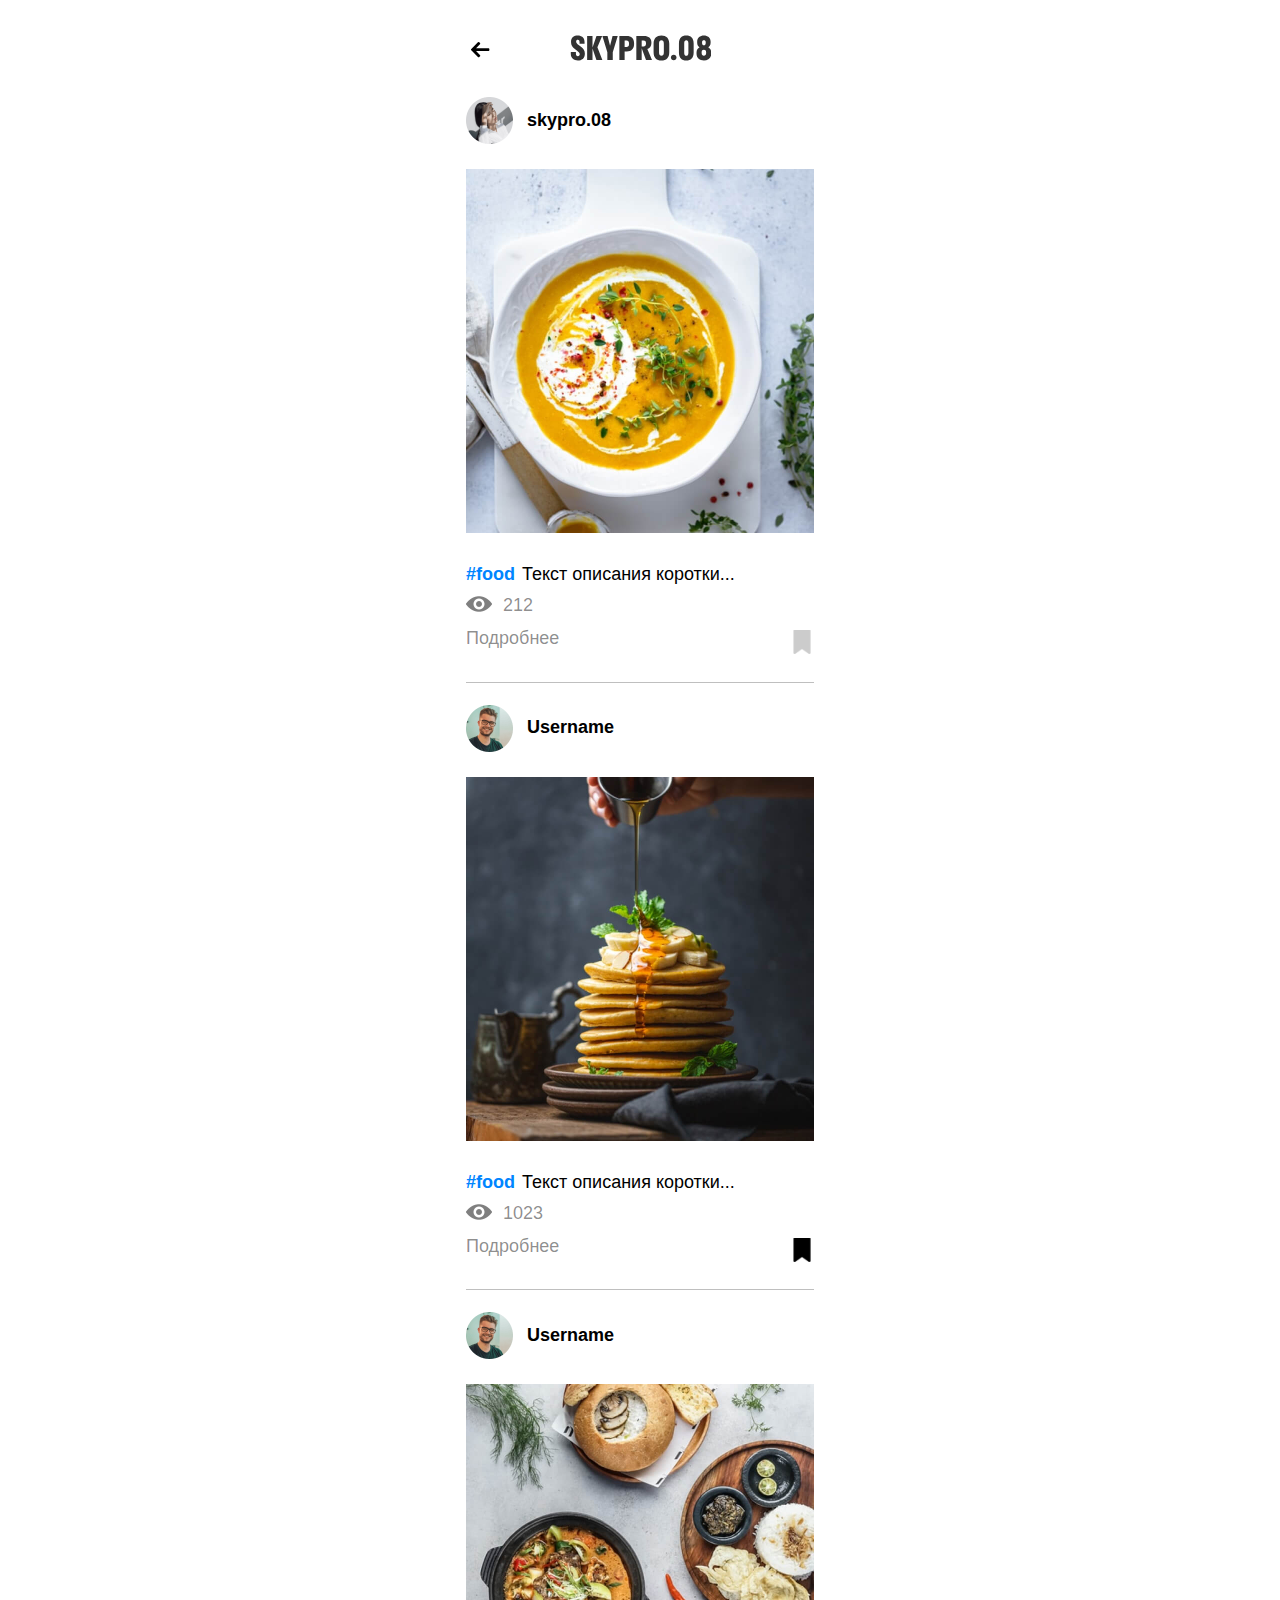
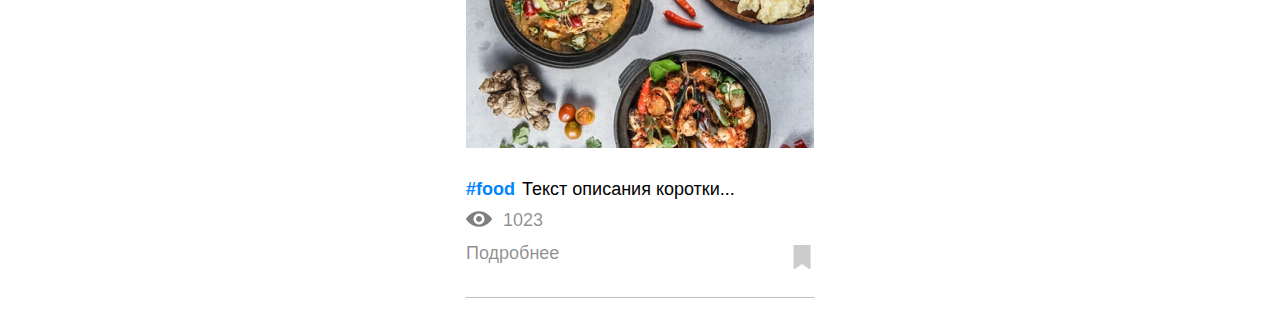
<file: user-feed.html>
<!DOCTYPE html>
<html lang="ru">

<head>
  <meta charset="UTF-8">
  <meta name="viewport" content="width=device-width, initial-scale=1.0">
  <title>SKYPROGRAM user feed</title>
  <link href="css/styles.min.css" rel="stylesheet">
</head>

<body>
  <header class="container header">
    <div class="header__wrapper">
      <a href="/" class="header__btn-back">
        <svg class="header__btn-icon" width="19" height="16">
          <use xmlns:xlink="http://www.w3.org/1999/xlink" xlink:href="#back"></use>
        </svg>
      </a>
      <a href="/" class="header__logo-link">
        <svg class="header__logo" width="142" height="26">
          <use xmlns:xlink="http://www.w3.org/1999/xlink" xlink:href="#skypro"></use>
        </svg>
      </a>
    </div>
  </header>
  <main class="container">
    <section class="items">
      <div class="items__item item">
        <div class="item__top">
          <a href="/user-feed.html" class="item__head">
            <div class="item__ava-wrap">
              <img src="img/ava1.png" alt="" class="item__ava" width="47">
            </div>
            <span class="item__username">skypro.08</span>
          </a>
        </div>
        <a href="/post.html" class="item__post-link">
          <img src="img/post5.jpg" alt="" width="348" class="item__post-img">
        </a>
        <p class="item__descr"><a href="#" class="item__tag">#food</a> Текст описания коротки...</p>
        <div class="item__post-info">
          <div class="item__counter">
            <img src="img/eye.png" alt="" class="item__counter-icon" width="26">
            <span class="item__counter-text">212</span>
          </div>
        </div>
        <div class="item__post-bottom">
          <a href="/post.html" class="item__btn-more">Подробнее</a>
          <button type="button" class="item__bookmark-btn">
            <img src="img/bookmark.png" alt="" class="item__bookmark-icon" width="24">
          </button>
        </div>
      </div>
      <div class="items__item item">
        <div class="item__top">
          <a href="/user-feed.html" class="item__head">
            <div class="item__ava-wrap">
              <img src="img/ava2.png" alt="" class="item__ava" width="47">
            </div>
            <span class="item__username">Username</span>
          </a>
        </div>
        <a href="/post.html" class="item__post-link">
          <img src="img/post6.jpg" alt="" width="348" class="item__post-img">
        </a>
        <p class="item__descr"><a href="#" class="item__tag">#food</a> Текст описания коротки...</p>
        <div class="item__post-info">
          <div class="item__counter">
            <img src="img/eye.png" alt="" class="item__counter-icon" width="26">
            <span class="item__counter-text">1023</span>
          </div>
        </div>
        <div class="item__post-bottom">
          <a href="/post.html" class="item__btn-more">Подробнее</a>
          <button type="button" class="item__bookmark-btn active">
            <img src="img/bookmark.png" alt="" class="item__bookmark-icon" width="24">
          </button>
        </div>
      </div>
      <div class="items__item item">
        <div class="item__top">
          <a href="user-feed.html" class="item__head">
            <div class="item__ava-wrap">
              <img src="img/ava2.png" alt="" class="item__ava" width="47">
            </div>
            <span class="item__username">Username</span>
          </a>
        </div>
        <a href="/post.html" class="item__post-link">
          <img src="img/post7.jpg" alt="" width="348" class="item__post-img">
        </a>
        <p class="item__descr"><a href="#" class="item__tag">#food</a> Текст описания коротки...</p>
        <div class="item__post-info">
          <div class="item__counter">
            <img src="img/eye.png" alt="" class="item__counter-icon" width="26">
            <span class="item__counter-text">1023</span>
          </div>
        </div>
        <div class="item__post-bottom">
          <a href="/post.html" class="item__btn-more">Подробнее</a>
          <button type="button" class="item__bookmark-btn">
            <img src="img/bookmark.png" alt="" class="item__bookmark-icon" width="24">
          </button>
        </div>
      </div>
    </section>
  </main>
  <svg xmlns="http://www.w3.org/2000/svg" style="display:none">
    <symbol id="back" viewbox="0 0 19 16" fill="none" width="19" height="16">
      <path d="m17.34 6.19.028.006H5.074L8.94 2.322c.19-.189.293-.445.293-.714 0-.269-.104-.523-.293-.713L8.338.294A.997.997 0 0 0 7.628 0a.997.997 0 0 0-.71.293L.293 6.917A.995.995 0 0 0 0 7.63c0 .27.103.524.293.713l6.625 6.625c.189.189.441.293.71.293.269 0 .52-.104.71-.293l.601-.602a.995.995 0 0 0 .293-.71.965.965 0 0 0-.293-.696L5.031 9.064h12.322c.554 0 1.02-.477 1.02-1.03v-.851c0-.554-.48-.994-1.033-.994Z" fill="#000" />
    </symbol>
    <symbol id="skypro" viewbox="0 0 142 26" fill="none" width="144" height="26">
      <path d="M1.024 6.952c0 3.264 1.44 5.184 3.52 6.752l2.56 1.952c1.664 1.28 2.624 2.016 2.624 3.648 0 1.152-.704 1.856-1.888 1.856-1.152 0-1.92-.896-1.92-2.304V17H.8v2.08c0 4.128 3.168 6.4 7.04 6.4s7.04-2.24 7.04-6.816c0-3.104-1.536-5.056-3.584-6.592L8.64 10.024C7.072 8.84 6.144 8.136 6.144 6.568c0-1.12.704-1.728 1.664-1.728 1.056 0 1.728.704 1.728 2.176V8.68h5.024V6.92c0-4.32-2.976-6.4-6.752-6.4-3.712 0-6.784 1.824-6.784 6.432ZM22.507 1h-5.376v24h5.376V13.544L26.411 25h5.952l-4.96-12.736L32.14 1h-5.664l-3.968 11.424V1Zm20.268 24v-7.84L47.735 1h-5.184l-2.496 9.76L37.559 1h-5.184l4.96 16.16V25h5.44Zm11.855 0v-8.48h2.208c4.416 0 7.232-2.528 7.232-7.2V8.04c0-4.608-2.816-7.04-7.232-7.04H49.35v24h5.28Zm1.952-19.52c1.536 0 2.432.768 2.432 2.88V9c0 2.176-.896 3.04-2.432 3.04H54.63V5.48h1.952ZM71.695 25V13.192L76.015 25h5.984l-4.64-11.104c2.432-.832 4.032-2.752 4.032-5.728V7.24c0-4.064-2.976-6.24-7.072-6.24h-8v24h5.376Zm1.888-19.52c1.504 0 2.432.704 2.432 2.688v.448c0 2.144-.928 3.008-2.432 3.008h-1.888V5.48h1.888Zm17.85 20c4.863 0 7.84-2.752 7.84-8.32V8.84c0-5.568-2.977-8.32-7.84-8.32-4.865 0-7.84 2.752-7.84 8.32v8.32c0 5.568 2.975 8.32 7.84 8.32Zm0-4.64c-1.505 0-2.4-.864-2.4-3.52V8.68c0-2.656.927-3.52 2.4-3.52 1.503 0 2.4.864 2.4 3.52v8.64c0 2.656-.897 3.52-2.4 3.52Zm12.281 4.48c1.632 0 2.816-1.248 2.816-2.816 0-1.568-1.184-2.752-2.816-2.752s-2.816 1.184-2.816 2.752c0 1.568 1.184 2.816 2.816 2.816Zm12.586.16c4.576 0 7.36-2.656 7.36-8V8.52c0-5.344-2.784-8-7.36-8-4.576 0-7.36 2.656-7.36 8v8.96c0 5.344 2.784 8 7.36 8Zm0-4.8c-1.312 0-2.08-.768-2.08-3.04V8.36c0-2.304.8-3.04 2.08-3.04s2.08.736 2.08 3.04v9.28c0 2.272-.768 3.04-2.08 3.04Zm10.234-3.2v1.28c0 4.352 3.296 6.72 7.36 6.72s7.36-2.368 7.36-6.72v-1.28c0-2.432-1.184-4.192-3.008-5.216 1.44-.96 2.368-2.496 2.368-4.544V6.6c0-3.968-2.976-6.08-6.72-6.08-3.744 0-6.72 2.112-6.72 6.08v1.12c0 2.048.928 3.584 2.368 4.544-1.824 1.024-3.008 2.784-3.008 5.216Zm5.536-10.144c0-1.472.736-2.016 1.824-2.016 1.12 0 1.824.544 1.824 2.016v.64c0 1.664-.704 2.304-1.824 2.304-1.088 0-1.824-.64-1.824-2.304v-.64Zm-.416 9.984c0-1.888.896-2.56 2.24-2.56 1.376 0 2.24.704 2.24 2.56v.8c0 1.824-.864 2.56-2.24 2.56-1.344 0-2.24-.736-2.24-2.56v-.8Z" fill="#000" fill-opacity=".8" />
    </symbol>
  </svg>
</body>

</html>
</file>
<file: css/styles.min.css>
/*! normalize.css v8.0.1 | MIT License | github.com/necolas/normalize.css */

@import url("https://fonts.googleapis.com/css2?family=Roboto:wght@300;400;500;700;900&display=swap");

html {
	line-height: 1.15;
	-webkit-text-size-adjust: 100%
}

body {
	margin: 0
}

main {
	display: block
}

h1 {
	font-size: 2em;
	margin: 0.67em 0
}

hr {
	box-sizing: content-box;
	height: 0;
	overflow: visible
}

pre {
	font-family: monospace, monospace;
	font-size: 1em
}

a {
	background-color: transparent
}

abbr[title] {
	border-bottom: none;
	text-decoration: underline;
	text-decoration: underline dotted
}

b,
strong {
	font-weight: bolder
}

code,
kbd,
samp {
	font-family: monospace, monospace;
	font-size: 1em
}

small {
	font-size: 80%
}

sub,
sup {
	font-size: 75%;
	line-height: 0;
	position: relative;
	vertical-align: baseline
}

sub {
	bottom: -0.25em
}

sup {
	top: -0.5em
}

img {
	border-style: none
}

button,
input,
optgroup,
select,
textarea {
	font-family: inherit;
	font-size: 100%;
	line-height: 1.15;
	margin: 0
}

button,
input {
	overflow: visible
}

button,
select {
	text-transform: none
}

button,
[type="button"],
[type="reset"],
[type="submit"] {
	-webkit-appearance: button
}

button::-moz-focus-inner,
[type="button"]::-moz-focus-inner,
[type="reset"]::-moz-focus-inner,
[type="submit"]::-moz-focus-inner {
	border-style: none;
	padding: 0
}

button:-moz-focusring,
[type="button"]:-moz-focusring,
[type="reset"]:-moz-focusring,
[type="submit"]:-moz-focusring {
	outline: 1px dotted ButtonText
}

fieldset {
	padding: 0.35em 0.75em 0.625em
}

legend {
	box-sizing: border-box;
	color: inherit;
	display: table;
	max-width: 100%;
	padding: 0;
	white-space: normal
}

progress {
	vertical-align: baseline
}

textarea {
	overflow: auto
}

[type="checkbox"],
[type="radio"] {
	box-sizing: border-box;
	padding: 0
}

[type="number"]::-webkit-inner-spin-button,
[type="number"]::-webkit-outer-spin-button {
	height: auto
}

[type="search"] {
	-webkit-appearance: textfield;
	outline-offset: -2px
}

[type="search"]::-webkit-search-decoration {
	-webkit-appearance: none
}

::-webkit-file-upload-button {
	-webkit-appearance: button;
	font: inherit
}

details {
	display: block
}

summary {
	display: list-item
}

template {
	display: none
}

[hidden] {
	display: none
}

body {
	font-family: 'Arial', sans-sefir;
	font-size: 18px;
	font-weight: 400;
	line-height: 29px;
	color: #000;
	background: #fff
}

a {
	cursor: pointer
}

p {
	margin: 0;
	padding: 0
}

img {
	height: auto
}

input,
button,
textarea {
	box-sizing: border-box;
	font-family: 'Arial', serif
}

.container {
	padding-left: 30px;
	padding-right: 30px;
	width: 100%;
	max-width: 348px;
	margin: 0 auto
}

.header__wrapper {
	position: relative;
	display: -webkit-box;
	display: -webkit-flex;
	display: -ms-flexbox;
	display: flex;
	-webkit-box-pack: center;
	-webkit-justify-content: center;
	-ms-flex-pack: center;
	justify-content: center;
	width: 100%;
	padding: 35px 0 27px
}

.header__btn-back {
	position: absolute;
	left: 5px;
	top: 38px
}

.header__nosvg {

    color: #000;
    font-size: 32px;
    text-decoration: none;
    font-weight: bold;

}

.header__logo-link {
	text-decoration: none
}

.header__logo {
	max-width: 100%
}

.header__bookmark-btn {
	position: absolute;
	right: 0;
	top: 34px;
	text-decoration: none;
	display: block
}

.header__bookmark-icon {
	display: inline-block;
	vertical-align: middle
}

.header__bookmark-counter {
	font-size: 18px;
	font-weight: bold;
	color: #000;
	vertical-align: middle
}

.item {
	margin-bottom: 22px;
	padding-bottom: 23px;
	border-bottom: 1px solid rgba(0, 0, 0, 0.25)
}

.item--post {
	border-bottom: none
}

.item__top {
	display: -webkit-box;
	display: -webkit-flex;
	display: -ms-flexbox;
	display: flex;
	-webkit-box-pack: justify;
	-webkit-justify-content: space-between;
	-ms-flex-pack: justify;
	justify-content: space-between;
	-webkit-box-align: start;
	-webkit-align-items: start;
	-ms-flex-align: start;
	align-items: start
}

.item__delete {
	display: inline-block;
	padding-top: 10px;
	font-weight: bold;
	text-decoration: none;
	color: #FF2768
}

.item__head {
	display: -webkit-box;
	display: -webkit-flex;
	display: -ms-flexbox;
	display: flex;
	-webkit-box-align: center;
	-webkit-align-items: center;
	-ms-flex-align: center;
	align-items: center;
	text-decoration: none;
	margin-bottom: 16px
}

.item__ava-wrap {
	padding-right: 14px
}

.item__username {
	font-weight: bold;
	color: #000;
	padding-bottom: 10px
}

.item__post-link {
	display: block;
	line-height: 0;
	margin-bottom: 27px
}

.item__descr {
	margin-bottom: 2px
}

.item__text {
	margin-top: 23px;
	margin-bottom: 29px
}

.item__tag {
	display: inline-block;
	padding-right: 2px;
	font-weight: bold;
	color: #0085FF;
	text-decoration: none
}

.item__post-info {
	display: -webkit-box;
	display: -webkit-flex;
	display: -ms-flexbox;
	display: flex;
	-webkit-box-pack: justify;
	-webkit-justify-content: space-between;
	-ms-flex-pack: justify;
	justify-content: space-between;
	-webkit-box-align: center;
	-webkit-align-items: center;
	-ms-flex-align: center;
	align-items: center
}

.item__counter {
	display: -webkit-box;
	display: -webkit-flex;
	display: -ms-flexbox;
	display: flex;
	-webkit-box-align: center;
	-webkit-align-items: center;
	-ms-flex-align: center;
	align-items: center
}

.item__counter-icon {
	width: 26px;
	padding-bottom: 3px
}

.item__counter-text {
	padding-left: 11px;
	color: rgba(0, 0, 0, 0.45)
}

.item__comments-counter {
	color: rgba(0, 0, 0, 0.45)
}

.item__btn-more {
	display: inline-block;
	color: rgba(0, 0, 0, 0.45);
	text-decoration: none
}

.item__post-bottom {
	padding-top: 4px;
	display: -webkit-box;
	display: -webkit-flex;
	display: -ms-flexbox;
	display: flex;
	-webkit-box-pack: justify;
	-webkit-justify-content: space-between;
	-ms-flex-pack: justify;
	justify-content: space-between
}

.item__bookmark-btn {
	padding: 0;
	padding-top: 6px;
	border: none;
	outline: none;
	background: none;
	box-shadow: none;
	opacity: 0.2;
	-webkit-transition: all 0.5s linear;
	transition: all 0.5s linear
}

.item__bookmark-btn.active,
.item__bookmark-btn:hover {
	opacity: 1
}

.item__top .item__bookmark-btn {
	margin-top: 5px
}

.item__bottom {
	padding-top: 24px;
	padding-bottom: 30px;
	border-top: 1px solid #000;
	line-height: 20px
}

.item__comments {
	padding-top: 20px;
	margin-bottom: 32px;
	border-bottom: 1px solid rgba(0, 0, 0, 0.25)
}

.item__comment {
	margin-bottom: 23px
}

.search {
	padding-bottom: 28px;
	margin-bottom: 28px;
	border-bottom: 1px solid rgba(0, 0, 0, 0.25)
}

.search__input {
	display: block;
	width: 100%;
	padding: 18px 18px 16px;
	background: rgba(196, 196, 196, 0.25);
	border-radius: 6px;
	border: none;
	box-shadow: none;
	outline: none
}

.search__results {
	padding-top: 20px;
	text-align: center;
	font-size: 18px;
	color: rgba(0, 0, 0, 0.45)
}

.comment-form__input-wrap {
	margin-bottom: 20px
}

.comment-form__input,
.comment-form__textarea {
	display: block;
	width: 100%;
	padding: 12px 10px;
	border-radius: 6px;
	border: 1px solid rgba(0, 0, 0, 0.45);
	outline: none
}

.comment-form__btn {
	color: #fff;
	padding: 16px 24px;
	border-radius: 6px;
	background: #000;
	border: none;
	outline: none;
	-webkit-transition: all 0.5s linear;
	transition: all 0.5s linear
}

.comment-form__btn:hover {
	opacity: 0.75
}


/*# sourceMappingURL=styles.min.css.map */
</file>
